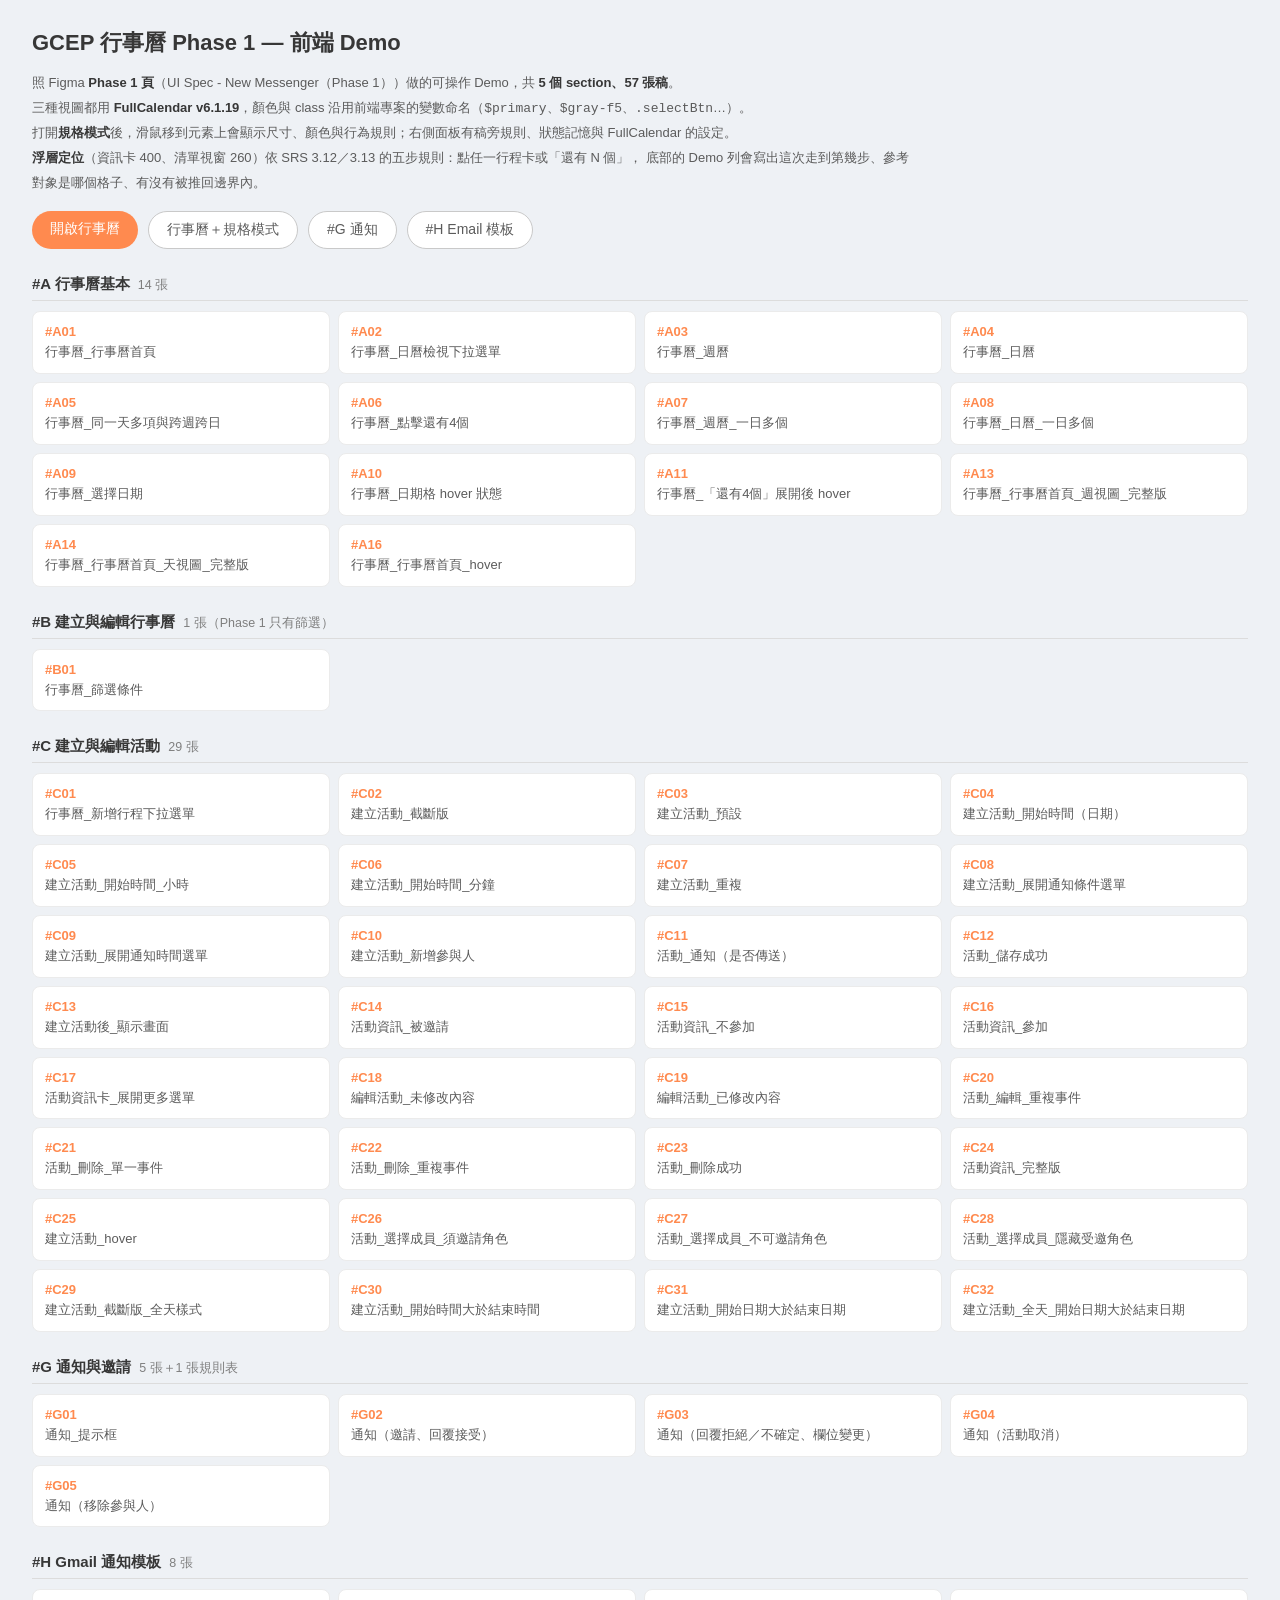
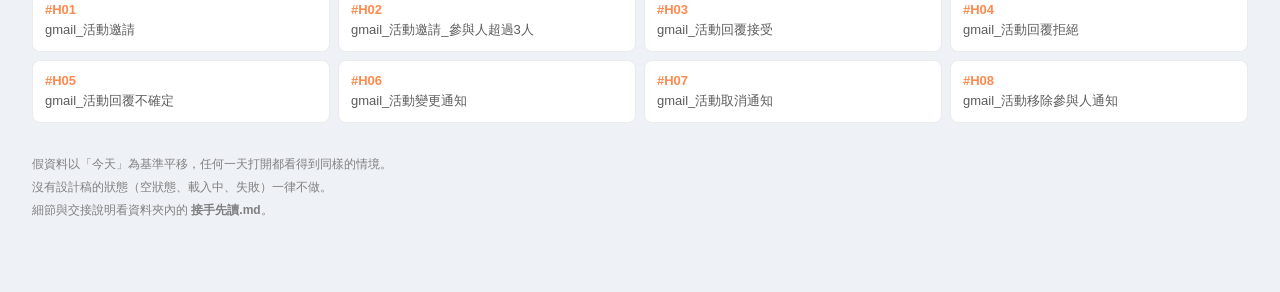
<file: index.html>
<!DOCTYPE html>
<html lang="zh-Hant">
<head>
<meta charset="utf-8">
<meta name="robots" content="noindex, nofollow">
<meta name="viewport" content="width=device-width, initial-scale=1">
<title>GCEP 行事曆 Phase 1 Demo — 稿號索引</title>
<link rel="stylesheet" href="assets/tokens.css?v=202609241746">
<style>
  * { box-sizing: border-box; }
  body { margin: 0; padding: 28px 32px 60px; background: #eef1f5; font-family: var(--font); color: var(--gray-37); }
  h1 { font-size: 22px; margin: 0 0 6px; }
  .lead { font-size: 13px; line-height: 1.9; color: var(--gray-5b); max-width: 880px; }
  .lead b { color: var(--gray-37); }
  .top { display: flex; gap: 10px; margin: 16px 0 26px; flex-wrap: wrap; }
  .top a {
    display: inline-block; padding: 9px 18px; border-radius: 999px; text-decoration: none;
    background: var(--primary); color: #fff; font-size: 14px;
  }
  .top a:hover { background: var(--positive); }
  .top a.ghost { background: #fff; color: var(--gray-5b); border: 1px solid var(--gray-c9); }
  h2 { font-size: 15px; margin: 26px 0 10px; padding-bottom: 6px; border-bottom: 1px solid var(--gray-dc); }
  h2 small { color: var(--gray-7f); font-weight: 400; margin-left: 8px; }
  .grid { display: grid; grid-template-columns: repeat(auto-fill, minmax(268px, 1fr)); gap: 8px; }
  .card {
    display: block; padding: 10px 12px; background: #fff; border: 1px solid var(--gray-eb);
    border-radius: 8px; text-decoration: none; color: inherit;
  }
  .card:hover { border-color: var(--primary); box-shadow: 0 2px 8px rgba(0,0,0,.06); }
  .card b { color: var(--primary); font-size: 13px; }
  .card span { display: block; font-size: 13px; line-height: 1.6; color: var(--gray-5b); margin-top: 2px; }
  .foot { margin-top: 30px; font-size: 12px; line-height: 1.9; color: var(--gray-7f); max-width: 880px; }
</style>
</head>
<body>

<h1>GCEP 行事曆 Phase 1 — 前端 Demo</h1>
<p class="lead">
  照 Figma <b>Phase 1 頁</b>（UI Spec - New Messenger（Phase 1））做的可操作 Demo，共 <b>5 個 section、57 張稿</b>。<br>
  三種視圖都用 <b>FullCalendar v6.1.19</b>，顏色與 class 沿用前端專案的變數命名（<code>$primary</code>、<code>$gray-f5</code>、<code>.selectBtn</code>…）。<br>
  打開<b>規格模式</b>後，滑鼠移到元素上會顯示尺寸、顏色與行為規則；右側面板有稿旁規則、狀態記憶與 FullCalendar 的設定。<br>
  <b>浮層定位</b>（資訊卡 400、清單視窗 260）依 SRS 3.12／3.13 的五步規則：點任一行程卡或「還有 N 個」，
  底部的 Demo 列會寫出這次走到第幾步、參考對象是哪個格子、有沒有被推回邊界內。
</p>

<div class="top">
  <a href="app.html">開啟行事曆</a>
  <a href="app.html?spec=1" class="ghost">行事曆＋規格模式</a>
  <a href="notify.html" class="ghost">#G 通知</a>
  <a href="mail.html" class="ghost">#H Email 模板</a>
</div>

<div id="out"></div>

<p class="foot">
  假資料以「今天」為基準平移，任何一天打開都看得到同樣的情境。<br>
  沒有設計稿的狀態（空狀態、載入中、失敗）一律不做。<br>
  細節與交接說明看資料夾內的 <b>接手先讀.md</b>。
</p>

<script src="assets/icons.js?v=202609241746"></script>
<script src="assets/spec.js?v=202609241746"></script>
<script>
(function () {
  const S = window.SPEC.SCREENS;
  const groups = [
    ['#A 行事曆基本', '14 張', /^A/, c => `app.html?s=${c}`],
    ['#B 建立與編輯行事曆', '1 張（Phase 1 只有篩選）', /^B/, c => `app.html?s=${c}`],
    ['#C 建立與編輯活動', '29 張', /^C/, c => `app.html?s=${c}`],
    ['#G 通知與邀請', '5 張＋1 張規則表', /^G/, c => c === 'G01' ? 'app.html?g01=1' : 'notify.html'],
    ['#H Gmail 通知模板', '8 張', /^H/, c => `mail.html?s=${c}`],
  ];
  document.getElementById('out').innerHTML = groups.map(([title, count, re, href]) => {
    const items = Object.entries(S).filter(([c]) => re.test(c));
    return `<h2>${title}<small>${count}</small></h2><div class="grid">` +
      items.map(([c, v]) => `<a class="card" href="${href(c)}"><b>#${c}</b><span>${v.name}</span></a>`).join('') +
      '</div>';
  }).join('');
})();
</script>
</body>
</html>
</file>
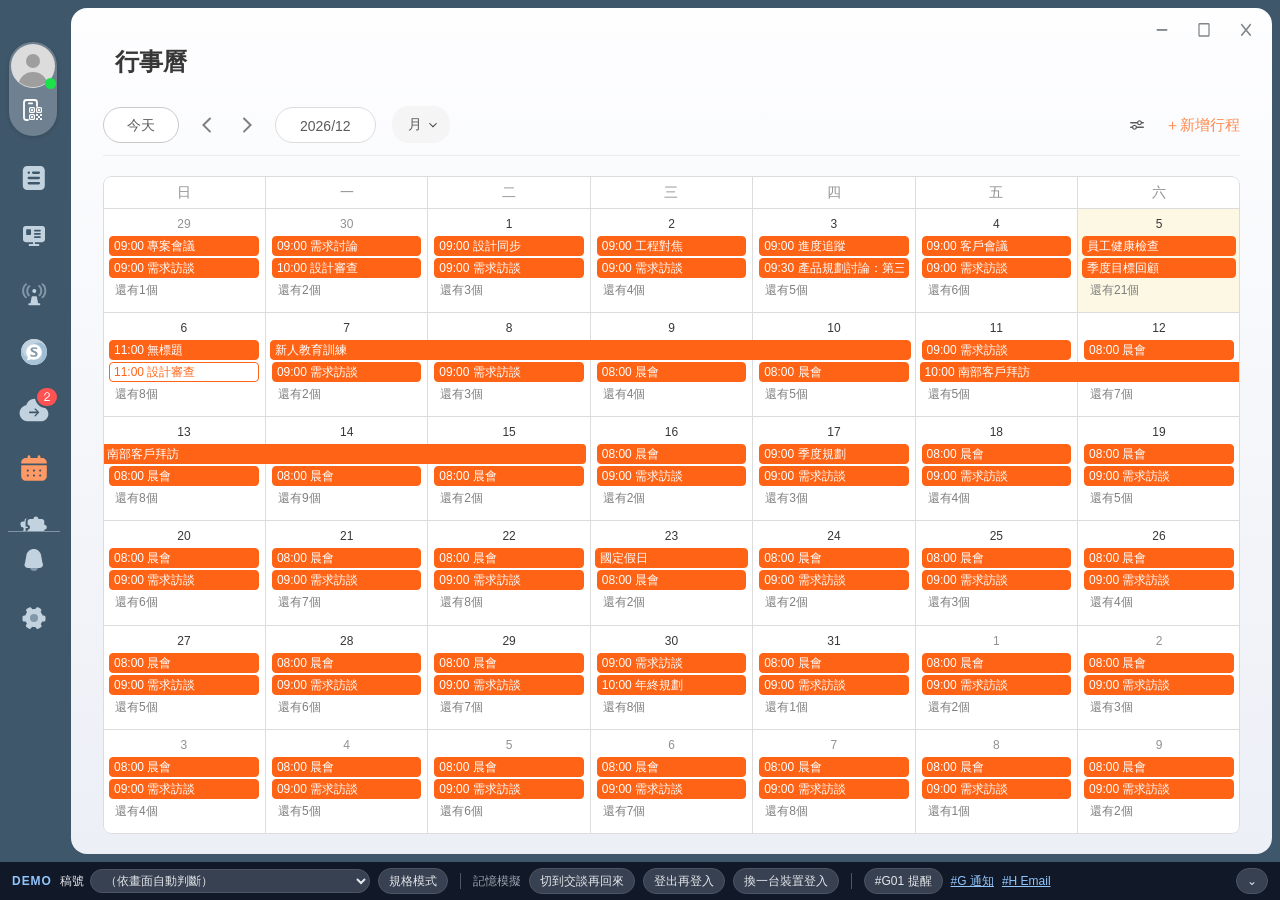
<file: app.html>
<!DOCTYPE html>
<html lang="zh-Hant">
<head>
<meta charset="utf-8">
<meta name="robots" content="noindex, nofollow">
<meta name="viewport" content="width=device-width, initial-scale=1">
<title>GCEP 行事曆 Phase 1 Demo</title>
<!-- FullCalendar v6.1.19（Standard Bundle，含 interaction）放在本機，離線也能開 -->
<script src="assets/fullcalendar.min.js?v=202609241746"></script>
<script src="assets/fullcalendar-locales.min.js?v=202609241746"></script>
<link rel="stylesheet" href="assets/tokens.css?v=202609241746">
<link rel="stylesheet" href="assets/app.css?v=202609241746">
<link rel="stylesheet" href="assets/forms.css?v=202609241746">
</head>
<body>

<div class="shell" id="shell">

  <!-- ═══ 左側導覽列（New Messenger 共用元件，不在行事曆交付範圍） ═══ -->
  <nav class="nav" id="nav"></nav>

  <!-- ═══ Main Content ═══ -->
  <main class="main" id="main" data-spec="main">
    <div class="win-ctrl" data-spec="winctrl">
      <span id="wcMin"></span><span id="wcMax"></span><span id="wcClose"></span>
    </div>

    <header class="head">
      <div class="title-box"><h1 class="title" data-spec="title">行事曆</h1></div>

      <div class="datenav" id="datenav">
        <div class="datenav-row" id="datenavRow">
          <div class="grp grp-a">
            <button class="date-chip chip-today" id="btnToday" data-spec="today">今天</button>
            <button class="round-btn" id="btnPrev" data-spec="arrow" aria-label="上一個"></button>
            <button class="round-btn" id="btnNext" data-spec="arrow" aria-label="下一個"></button>
          </div>
          <div class="grp grp-b">
            <div class="anchor">
              <button class="date-chip chip-date" id="btnDate" data-spec="date">2025/08</button>
              <!-- #A09 Date Picker -->
              <div class="dp" id="dp" hidden data-spec="dp">
                <div class="dp-head">
                  <button class="dp-arrow" id="dpPrev" aria-label="上個月"></button>
                  <span class="dp-title" id="dpTitle"></span>
                  <button class="dp-arrow is-next" id="dpNext" aria-label="下個月"></button>
                </div>
                <div class="dp-grid" id="dpGrid"></div>
              </div>
            </div>
            <div class="anchor">
              <button class="selectBtn view-sel" id="btnView" data-spec="viewsel">
                <span id="viewLabel">月</span><i id="viewCaret"></i>
              </button>
              <!-- #A02 檢視下拉選單 -->
              <div class="menu view-menu" id="viewMenu" hidden data-spec="viewmenu">
                <button data-v="day">天</button>
                <button data-v="week">週</button>
                <button data-v="month">月</button>
              </div>
            </div>
          </div>
          <div class="grp actions">
            <div class="anchor">
              <button class="round-btn filter-btn" id="btnFilter" data-spec="filterbtn" aria-label="篩選"></button>
              <!-- #B01 篩選清單 -->
              <div class="menu filter-menu" id="filterMenu" hidden data-spec="filtermenu">
                <div class="fm-group" data-spec="fmgroup">我的行事曆</div>
                <button class="fm-item" id="fmItem" data-spec="fmitem">
                  <i class="fm-check" id="fmCheck"></i>
                  <span class="fm-name" id="fmName"></span>
                </button>
              </div>
            </div>
            <div class="anchor">
              <button class="flatBtn add-btn" id="btnAdd" data-spec="add">＋新增行程</button>
              <!-- #C01 新增行程下拉選單 -->
              <div class="add-menu" id="addMenu" hidden data-spec="addmenu">
                <button data-kind="event">活動</button>
              </div>
            </div>
          </div>
        </div>
        <div class="divider" data-spec="divider"></div>
      </div>
    </header>

    <div class="cal-area" id="calArea">
      <div id="cal"></div>
      <!-- 週／日視圖：時間格外框（axis 在框外，所以框線另外畫） -->
      <div class="tg-frame" id="tgFrame" hidden></div>
      <!-- #A06 當日完整行程清單 -->
      <div class="pop" id="pop" hidden data-spec="pop">
        <div class="pop-head">
          <span class="pop-title" id="popTitle"></span>
          <button class="pop-close" id="popClose" aria-label="關閉"></button>
        </div>
        <div class="pop-list" id="popList"></div>
      </div>
    </div>

    <!-- #G01 通知_提示框（行程開始前／截止前的提醒） -->
    <div class="remind" id="remind" hidden data-spec="remind">
      <p id="remindText"></p>
      <div class="acts">
        <button class="btn btn-cancel" id="remindCancel">取消</button>
        <button class="btn btn-primary" id="remindGo">前往查看</button>
      </div>
    </div>

    <!-- Demo：離開行事曆時的佔位畫面（不是產品畫面） -->
    <div class="left-cover" id="leftCover" hidden>
      <div class="lc-box">
        <b>（Demo）已切換到其他模組</b>
        <p>點左側的行事曆 icon 回到行事曆，<br>看「檢視模式」與「日期」怎麼被記住。</p>
      </div>
    </div>
  </main>

  <!-- ═══ 規格模式面板（Demo 專用） ═══ -->
  <aside class="spec-panel" id="specPanel" hidden></aside>
</div>

<!-- ═══ Demo 控制列（不是產品畫面） ═══ -->
<div class="demobar" id="demobar">
  <span class="db-tag">DEMO</span>
  <label class="db-field">稿號
    <select id="dbScreen"></select>
  </label>
  <button id="dbSpec" aria-pressed="false">規格模式</button>
  <span class="db-sep"></span>
  <span class="db-label">記憶模擬</span>
  <button id="dbLeave" title="切到其他模組再回來">切到交談再回來</button>
  <button id="dbRelogin">登出再登入</button>
  <button id="dbDevice">換一台裝置登入</button>
  <span class="db-sep"></span>
  <button id="dbRemind">#G01 提醒</button>
  <a class="db-label" href="notify.html" style="color:#93c5fd">#G 通知</a>
  <a class="db-label" href="mail.html" style="color:#93c5fd">#H Email</a>
  <span class="db-msg" id="dbMsg"></span>
  <button class="db-fold" id="dbFold" title="收合 Demo 列">⌄</button>
</div>

<div class="hover-tip" id="hoverTip" hidden></div>

<script src="assets/icons.js?v=202609241746"></script>
<script src="assets/position.js?v=202609241746"></script>
<script src="assets/data.js?v=202609241746"></script>
<script src="assets/spec.js?v=202609241746"></script>
<script src="assets/forms.js?v=202609241746"></script>
<script src="assets/app.js?v=202609241746"></script>
</body>
</html>
</file>
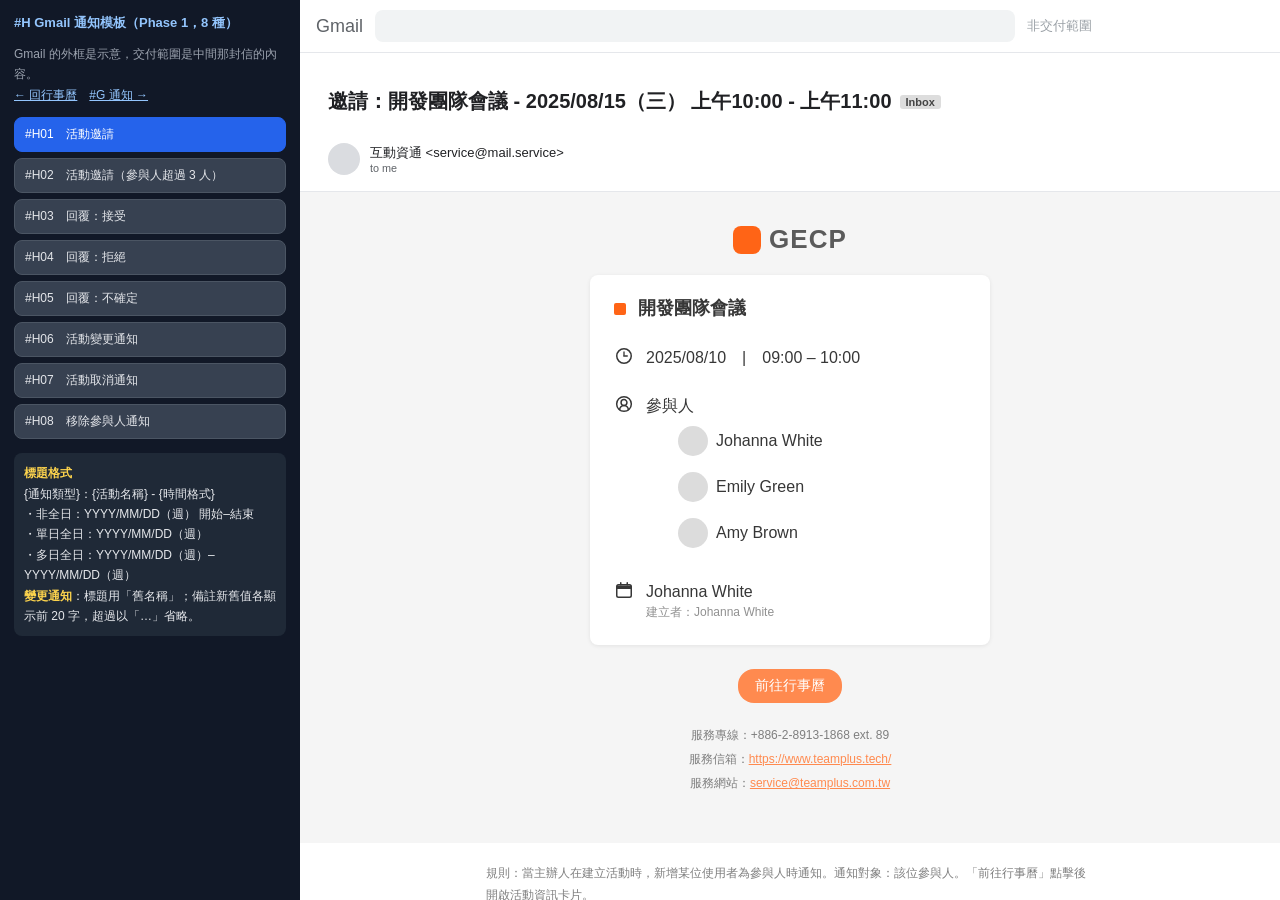
<file: mail.html>
<!DOCTYPE html>
<html lang="zh-Hant">
<head>
<meta charset="utf-8">
<meta name="robots" content="noindex, nofollow">
<meta name="viewport" content="width=device-width, initial-scale=1">
<title>GCEP 行事曆 Phase 1 Demo — #H Gmail 通知模板</title>
<link rel="stylesheet" href="assets/tokens.css?v=202609241746">
<style>
  * { box-sizing: border-box; }
  body { margin: 0; font-family: var(--font); color: var(--gray-37); background: #eef1f5; display: flex; height: 100vh; overflow: hidden; }

  /* 左：模板清單（Demo 控制，不是產品畫面） */
  .side { flex: 0 0 300px; background: #111827; color: #e5e7eb; padding: 14px; overflow-y: auto; font-size: 12px; }
  .side h1 { font-size: 13px; color: #93c5fd; margin: 0 0 4px; }
  .side .hint { color: #9ca3af; line-height: 1.7; }
  .side a { color: #93c5fd; }
  .side button {
    display: block; width: 100%; text-align: left; margin-top: 6px; padding: 8px 10px;
    background: #374151; border: 1px solid #4b5563; border-radius: 8px; color: #e5e7eb; font: inherit; cursor: pointer;
  }
  .side button:hover { background: #4b5563; }
  .side button[aria-pressed="true"] { background: #2563eb; border-color: #2563eb; color: #fff; }
  .side .rule { margin-top: 14px; padding: 10px; background: #1f2937; border-radius: 8px; line-height: 1.7; }
  .side .rule b { color: #fcd34d; }

  /* 右：Gmail 畫面（Gmail 外框非交付範圍，用灰階示意） */
  .mail { flex: 1; min-width: 0; overflow-y: auto; background: #fff; }
  .gmail-bar { display: flex; align-items: center; gap: 12px; padding: 10px 16px; border-bottom: 1px solid #e5e7eb; color: #9aa0a6; font-size: 13px; }
  .gmail-bar .logo { font-size: 18px; color: #5f6368; font-weight: 500; }
  .gmail-bar .sbox { flex: 1; max-width: 640px; height: 32px; background: #f1f3f4; border-radius: 8px; }
  .subject { padding: 18px 28px 4px; font-size: 20px; color: #202124; }
  .subject .tag { font-size: 11px; background: #ddd; color: #444; border-radius: 3px; padding: 1px 6px; margin-left: 8px; vertical-align: middle; }
  .sender { display: flex; align-items: center; gap: 10px; padding: 8px 28px 16px; border-bottom: 1px solid #e5e7eb; }
  .sender .ava { width: 32px; height: 32px; border-radius: 50%; background: #dadce0; }
  .sender .who { font-size: 13px; color: #202124; }
  .sender .who small { color: #5f6368; display: block; }

  /* 郵件內容（#H 的交付範圍） */
  .mail-body { background: var(--gray-f5); padding: 32px 0 48px; }
  .brand { text-align: center; margin-bottom: 20px; font-size: 26px; font-weight: 700; color: var(--gray-5b); letter-spacing: .04em; }
  .brand .dot { display: inline-block; width: 28px; height: 28px; border-radius: 8px; background: var(--positive); margin-right: 8px; vertical-align: -6px; }
  .mail-card {
    width: 400px; margin: 0 auto; background: var(--white); border-radius: 8px; padding: 8px 16px 12px;
    box-shadow: 0 1px 4px rgba(0,0,0,.08);
  }
  .mail-msg { width: 400px; margin: 0 auto; background: var(--white); border-radius: 8px; padding: 20px 16px; font-size: 14px; line-height: 1.9; color: var(--gray-37); white-space: pre-wrap; }
  .mail-row { display: flex; gap: 12px; padding: 12px 8px; }
  .mail-row .ic { flex: 0 0 20px; line-height: 0; }
  .mail-row .tx { font-size: 16px; line-height: 24px; color: var(--gray-37); }
  .mail-row .sub { font-size: 12px; line-height: 17px; color: var(--gray-91); }
  .mail-title { display: flex; align-items: center; gap: 12px; padding: 12px 8px; }
  .mail-title .sq { width: 12px; height: 12px; border-radius: 2px; background: var(--cal-01); }
  .mail-title h2 { margin: 0; font-size: 18px; line-height: 27px; font-weight: 600; }
  .who-row { display: flex; align-items: center; gap: 8px; padding: 8px 0 8px 32px; }
  .who-row .pic { width: 30px; height: 30px; border-radius: 50%; background: #dcdcdc; }
  .who-row .nm { font-size: 16px; color: var(--gray-37); }
  .more-people { margin: 4px 0 0 32px; font-size: 14px; color: var(--primary); }
  .cta { display: block; width: 104px; margin: 24px auto 20px; padding: 8px 16px; text-align: center;
    background: var(--primary); color: var(--white); border-radius: 16px; font-size: 14px; text-decoration: none; }
  .foot { text-align: center; font-size: 12px; line-height: 2; color: var(--gray-7f); }
  .foot a { color: var(--primary); }
  .note-line { max-width: 640px; margin: 20px auto 0; padding: 0 16px; font-size: 12px; line-height: 1.8; color: var(--gray-7f); }
</style>
</head>
<body>

<aside class="side">
  <h1>#H Gmail 通知模板（Phase 1，8 種）</h1>
  <p class="hint">Gmail 的外框是示意，交付範圍是中間那封信的內容。<br>
    <a href="app.html">← 回行事曆</a>　<a href="notify.html">#G 通知 →</a></p>
  <div id="list"></div>
  <div class="rule">
    <b>標題格式</b><br>{通知類型}：{活動名稱} - {時間格式}<br>
    ・非全日：YYYY/MM/DD（週） 開始–結束<br>
    ・單日全日：YYYY/MM/DD（週）<br>
    ・多日全日：YYYY/MM/DD（週）–YYYY/MM/DD（週）<br>
    <b>變更通知</b>：標題用「舊名稱」；備註新舊值各顯示前 20 字，超過以「…」省略。
  </div>
</aside>

<main class="mail">
  <div class="gmail-bar"><span class="logo">Gmail</span><span class="sbox"></span><span>非交付範圍</span></div>
  <h2 class="subject" id="subject"></h2>
  <div class="sender">
    <span class="ava"></span>
    <span class="who">互動資通 &lt;service@mail.service&gt;<small>to me</small></span>
  </div>
  <div class="mail-body">
    <div class="brand"><span class="dot"></span>GECP</div>
    <div id="content"></div>
    <a class="cta" href="app.html?open=info">前往行事曆</a>
    <div class="foot">
      服務專線：+886-2-8913-1868 ext. 89<br>
      服務信箱：<a href="#">https://www.teamplus.tech/</a><br>
      服務網站：<a href="#">service@teamplus.com.tw</a>
    </div>
  </div>
  <p class="note-line" id="ruleLine"></p>
</main>

<script src="assets/icons.js?v=202609241746"></script>
<script>
(function () {
  const $ = id => document.getElementById(id);
  const I = window.ICONS;
  const EV = { name: '開發團隊會議', date: '2025/08/15（三）', time: '上午10:00 - 上午11:00',
               d: '2025/08/10', t: '09:00 – 10:00', owner: 'Johanna White' };

  const card = (people, showMore) => `
    <div class="mail-card">
      <div class="mail-title"><span class="sq"></span><h2>${EV.name}</h2></div>
      <div class="mail-row"><span class="ic">${I.clock}</span><span class="tx">${EV.d}　|　${EV.t}</span></div>
      <div class="mail-row"><span class="ic">${I.user}</span><span class="tx">參與人
        ${people.map(n => `<div class="who-row"><span class="pic"></span><span class="nm">${n}</span></div>`).join('')}
        ${showMore ? '<div class="more-people">前往查看所有參與人</div>' : ''}
      </span></div>
      <div class="mail-row"><span class="ic">${I.calIcon}</span><span class="tx">${EV.owner}
        <div class="sub">建立者：${EV.owner}</div></span></div>
    </div>`;
  const msg = text => `<div class="mail-msg">${text}\n\n@ProjectName服務團隊 致敬</div>`;

  const T = {
    H01: { name: '活動邀請', subject: `邀請：${EV.name} - ${EV.date} ${EV.time}`,
      body: () => card(['Johanna White', 'Emily Green', 'Amy Brown'], false),
      rule: '當主辦人在建立活動時，新增某位使用者為參與人時通知。通知對象：該位參與人。「前往行事曆」點擊後開啟活動資訊卡片。' },
    H02: { name: '活動邀請（參與人超過 3 人）', subject: `邀請：${EV.name} - ${EV.date} ${EV.time}`,
      body: () => card(['Johanna White', 'Emily Green', 'Amy Brown'], true),
      rule: '參與人超過 3 人時，卡片只列 3 位並顯示「前往查看所有參與人」，點擊後開啟活動資訊卡片。' },
    H03: { name: '回覆：接受', subject: `已接受：{活動名稱} - ${EV.date} ${EV.time}`,
      body: () => msg('您建立的活動「{活動名稱}」，參與人 {參與人} 已接受邀請。'),
      rule: '當參與人對活動邀請回覆「接受」時通知。通知對象：活動主辦人。' },
    H04: { name: '回覆：拒絕', subject: `已拒絕：{活動名稱} - ${EV.date} ${EV.time}`,
      body: () => msg('您建立的活動「{活動名稱}」，參與人 {參與人} 已拒絕邀請。'),
      rule: '當參與人對活動邀請回覆「拒絕」時通知。通知對象：活動主辦人。' },
    H05: { name: '回覆：不確定', subject: `不確定：{活動名稱} - ${EV.date} ${EV.time}`,
      body: () => msg('您建立的活動「{活動名稱}」，參與人 {參與人} 已回覆「不確定」。'),
      rule: '當參與人對活動邀請回覆「不確定」時通知。通知對象：活動主辦人。' },
    H06: { name: '活動變更通知', subject: `活動更新：{活動名稱} - ${EV.date} ${EV.time}`,
      body: () => msg('活動「{活動名稱}」已更新。\n\n變更項目：\n活動名稱：專案討論 → 專案 Kickoff\n起始時間：14:00 → 15:00\n地點：會議室 A → 會議室 C\n參與人：新增 Emily Green\n參與人：移除 Amy Brown\n通知：開始前 30 分鐘 → 15 分鐘\n備註：線框稿是產品的基本雛形，呈現出…→ 優秀的 UI 設計稿，其價值不僅在於…\n\n編輯者：{操作者}'),
      rule: '只顯示有變動的欄位；新增／刪除寫成「新增 {項目}」「刪除 {項目}」。標題用變更前的舊活動名稱。備註新舊值各顯示前 20 字，超過以「…」省略。' },
    H07: { name: '活動取消通知', subject: `活動取消通知：{活動名稱} - ${EV.date} ${EV.time}`,
      body: () => msg('活動「{活動名稱}」已取消並從您的行事曆中移除。'),
      rule: '當操作者刪除活動時通知。通知對象：所有該活動的參與人（含主辦人），操作者除外。' },
    H08: { name: '移除參與人通知', subject: `移除通知：{活動名稱} - ${EV.date} ${EV.time}`,
      body: () => msg('{操作者} 已將您從活動「{活動名稱}」的參與人中移除，此活動已從您的行事曆中移除。'),
      rule: '當某位參與人從活動的參與人欄位移除時通知。通知對象：被移除的該位參與人。可執行移除的人：活動主辦人，以及該行事曆的建立者與可編輯者。' },
  };

  $('list').innerHTML = Object.entries(T).map(([k, v]) => `<button data-k="${k}">#${k}　${v.name}</button>`).join('');
  function show(k) {
    const t = T[k];
    $('subject').innerHTML = t.subject + '<span class="tag">Inbox</span>';
    $('content').innerHTML = t.body();
    $('ruleLine').textContent = '規則：' + t.rule;
    document.querySelectorAll('#list button').forEach(b => b.setAttribute('aria-pressed', String(b.dataset.k === k)));
    history.replaceState(null, '', '?s=' + k);
  }
  $('list').onclick = e => { const b = e.target.closest('button'); if (b) show(b.dataset.k); };
  const q = (new URLSearchParams(location.search).get('s') || 'H01').toUpperCase();
  show(T[q] ? q : 'H01');
})();
</script>
</body>
</html>
</file>
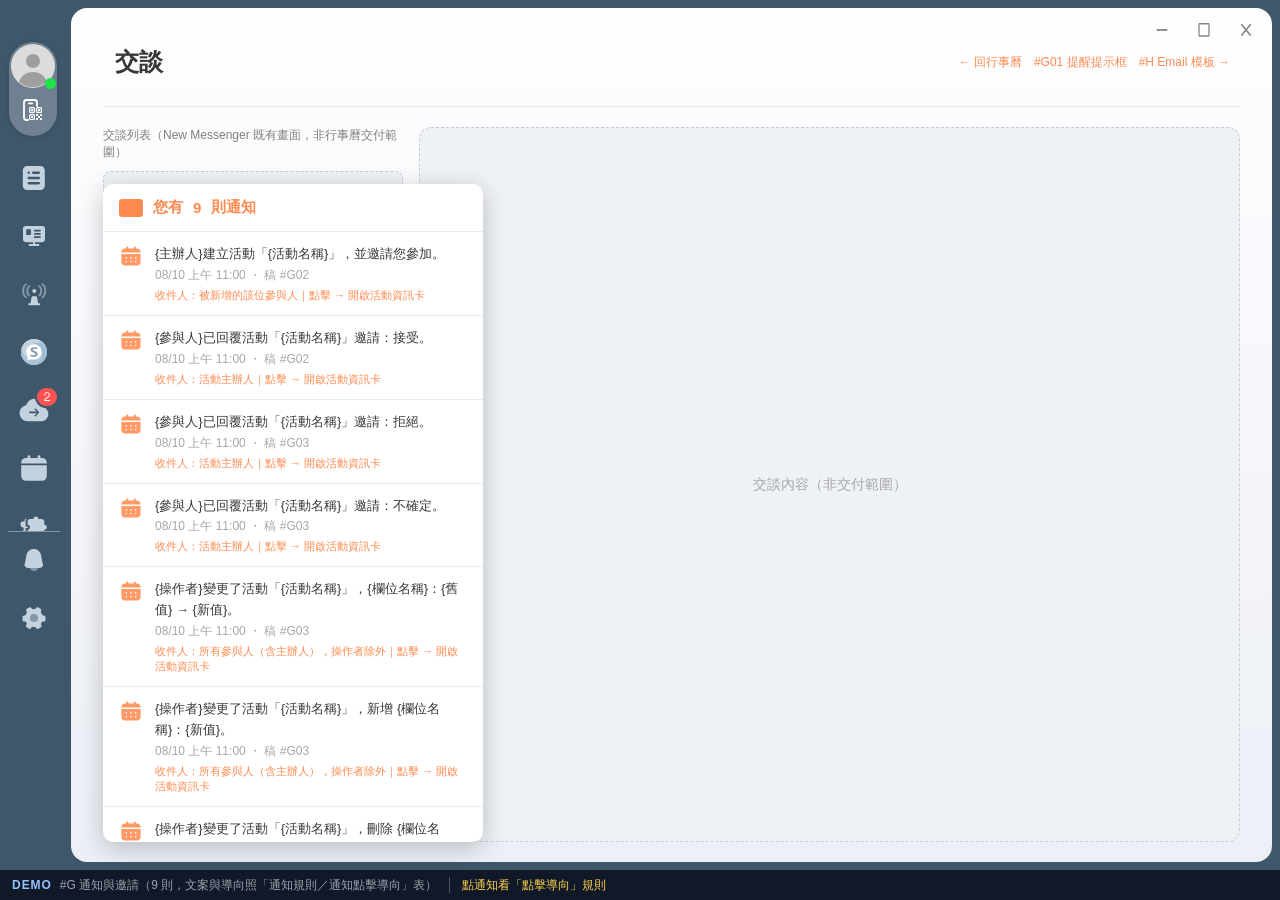
<file: notify.html>
<!DOCTYPE html>
<html lang="zh-Hant">
<head>
<meta charset="utf-8">
<meta name="robots" content="noindex, nofollow">
<meta name="viewport" content="width=device-width, initial-scale=1">
<title>GCEP 行事曆 Phase 1 Demo — #G 通知</title>
<link rel="stylesheet" href="assets/tokens.css?v=202609241746">
<link rel="stylesheet" href="assets/app.css?v=202609241746">
<link rel="stylesheet" href="assets/forms.css?v=202609241746">
<style>
  /* #G02～#G05：通知清單。左側交談列表是 New Messenger 既有畫面，不在行事曆交付範圍，用灰塊示意 */
  .msg-wrap { display: flex; gap: 16px; height: 100%; min-height: 0; }
  .msg-list { flex: 0 0 300px; display: flex; flex-direction: column; gap: 10px; }
  .msg-list .ph { height: 64px; border-radius: 8px; background: #eef1f5; border: 1px dashed #c9ced6; }
  .msg-list .cap { font-size: 12px; color: var(--gray-7f); }
  .msg-body { flex: 1; min-width: 0; display: grid; place-items: center; color: var(--gray-a7); font-size: 14px;
    border-radius: 12px; background: #eef1f5; border: 1px dashed #c9ced6; }

  /* 通知面板（稿上是浮在交談列表上的面板） */
  .noti {
    position: absolute; left: 0; bottom: 0; width: 380px; max-height: 92%;
    display: flex; flex-direction: column;
    background: var(--white); border-radius: 10px; box-shadow: 0 6px 24px rgba(0, 0, 0, .22);
    overflow: hidden;
  }
  .noti-head { display: flex; align-items: center; gap: 10px; padding: 14px 16px; font-size: 15px; font-weight: 600; color: var(--primary); }
  .noti-head .env { width: 24px; height: 18px; border-radius: 3px; background: var(--primary); }
  .noti-list { overflow-y: auto; }
  .noti-item { display: flex; gap: 12px; padding: 12px 16px; width: 100%; text-align: left; border-top: 1px solid var(--gray-eb); cursor: pointer; background: none; border-left: 0; border-right: 0; border-bottom: 0; font: inherit; }
  .noti-item:hover { background: var(--gray-f5); }
  .noti-item .ic { flex: 0 0 24px; line-height: 0; }
  .noti-item .tx { font-size: 13px; line-height: 1.6; color: var(--gray-37); }
  .noti-item .time { font-size: 12px; color: var(--gray-a7); margin-top: 2px; }
  .noti-item .goto { font-size: 11px; color: var(--primary); margin-top: 4px; }
  .noti-item.only .goto { color: var(--gray-7f); }
  .page-nav { display: flex; gap: 12px; margin-left: auto; font-size: 12px; align-items: center; }
  .page-nav a { color: var(--primary); text-decoration: none; }
</style>
</head>
<body>

<div class="shell" id="shell">
  <nav class="nav" id="nav"></nav>

  <main class="main" id="main" data-spec="main">
    <div class="win-ctrl" data-spec="winctrl"><span id="wcMin"></span><span id="wcMax"></span><span id="wcClose"></span></div>

    <header class="head">
      <div class="title-box" style="display:flex;align-items:center;gap:16px;width:100%">
        <h1 class="title">交談</h1>
        <span class="page-nav">
          <a href="app.html">← 回行事曆</a>
          <a href="app.html?g01=1">#G01 提醒提示框</a>
          <a href="mail.html">#H Email 模板 →</a>
        </span>
      </div>
      <div class="divider"></div>
    </header>

    <div class="cal-area">
      <div class="msg-wrap">
        <div class="msg-list">
          <span class="cap">交談列表（New Messenger 既有畫面，非行事曆交付範圍）</span>
          <div class="ph"></div><div class="ph"></div><div class="ph"></div><div class="ph"></div>
        </div>
        <div class="msg-body">交談內容（非交付範圍）</div>
      </div>

      <!-- #G02～#G05 通知清單 -->
      <div class="noti" data-spec="noti">
        <div class="noti-head"><span class="env"></span>您有 <span id="notiCount">9</span> 則通知</div>
        <div class="noti-list" id="notiList"></div>
      </div>
    </div>
  </main>
</div>

<div class="demobar" id="demobar">
  <span class="db-tag">DEMO</span>
  <span class="db-label">#G 通知與邀請（9 則，文案與導向照「通知規則／通知點擊導向」表）</span>
  <span class="db-sep"></span>
  <span class="db-msg" id="dbMsg">點通知看「點擊導向」規則</span>
</div>

<script src="assets/icons.js?v=202609241746"></script>
<script src="assets/data.js?v=202609241746"></script>
<script>
(function () {
  const $ = id => document.getElementById(id);
  const I = window.ICONS;

  /* 左側導覽列（與行事曆頁共用） */
  const nav = [['wall', I.navWall], ['ann', I.navAnn], ['superhub', I.navSuperhub], ['safesay', I.navSafeSay],
               ['app', I.navAppCenter], ['calendar', I.navCalendar], ['ext', I.navExtension]];
  $('nav').innerHTML = '<div class="user-area"></div>' +
    `<div class="avatar">${I.avatar}</div><div class="online"></div><div class="qr">${I.qr}</div>` +
    `<div class="nav-list">${nav.map(([k, s]) => `<div class="nav-ic ${k}" data-mod="${k}">${s}</div>`).join('')}</div>` +
    `<div class="nav-list bottom"><div class="nav-ic">${I.navNotify}</div><div class="nav-ic">${I.navSettings}</div></div>`;
  $('nav').onclick = e => { if (e.target.closest('.nav-ic.calendar')) location.href = 'app.html'; };
  $('wcMin').innerHTML = I.wcMin; $('wcMax').innerHTML = I.wcMax; $('wcClose').innerHTML = I.wcClose;

  /* 9 則通知：文案、收件人與導向完全照「#G 通知規則 / 通知點擊導向」那張表 */
  const N = [
    { s: 'G02', t: '{主辦人}建立活動「{活動名稱}」，並邀請您參加。', to: '被新增的該位參與人', act: 'card' },
    { s: 'G02', t: '{參與人}已回覆活動「{活動名稱}」邀請：接受。', to: '活動主辦人', act: 'card' },
    { s: 'G03', t: '{參與人}已回覆活動「{活動名稱}」邀請：拒絕。', to: '活動主辦人', act: 'card' },
    { s: 'G03', t: '{參與人}已回覆活動「{活動名稱}」邀請：不確定。', to: '活動主辦人', act: 'card' },
    { s: 'G03', t: '{操作者}變更了活動「{活動名稱}」，{欄位名稱}：{舊值} → {新值}。', to: '所有參與人（含主辦人），操作者除外', act: 'card' },
    { s: 'G03', t: '{操作者}變更了活動「{活動名稱}」，新增 {欄位名稱}：{新值}。', to: '所有參與人（含主辦人），操作者除外', act: 'card' },
    { s: 'G03', t: '{操作者}變更了活動「{活動名稱}」，刪除 {欄位名稱}：{舊值}。', to: '所有參與人（含主辦人），操作者除外', act: 'card' },
    { s: 'G04', t: '活動「{活動名稱}」已取消並從您的行事曆中移除。', to: '所有參與人（含主辦人），操作者除外', act: 'only' },
    { s: 'G05', t: '{操作者}已將您從活動「{活動名稱}」的參與人中移除。', to: '被移除的該位參與人', act: 'only' },
  ];
  const calIcon = I.navCalendarActive.replace('width="32" height="32"', 'width="24" height="24"');
  $('notiCount').textContent = N.length;
  $('notiList').innerHTML = N.map((n, i) => `
    <button class="noti-item ${n.act === 'only' ? 'only' : ''}" data-i="${i}">
      <span class="ic">${calIcon}</span>
      <span><span class="tx">${n.t}</span>
        <div class="time">08/10 上午 11:00 ・ 稿 #${n.s}</div>
        <div class="goto">收件人：${n.to}｜點擊 → ${n.act === 'card' ? '開啟活動資訊卡' : '僅通知，不導向'}</div>
      </span></button>`).join('');

  $('notiList').onclick = e => {
    const b = e.target.closest('.noti-item'); if (!b) return;
    const n = N[+b.dataset.i];
    if (n.act === 'card') {
      $('dbMsg').textContent = `#${n.s}：開啟活動資訊卡 → 轉到行事曆頁`;
      setTimeout(() => location.href = 'app.html?open=info', 400);
    } else {
      $('dbMsg').textContent = `#${n.s}：僅通知，不導向。目標已不存在時通知仍保留在列表中，不自動移除`;
    }
  };
})();
</script>
</body>
</html>
</file>
<file: assets/tokens.css>
/* GCEP 行事曆 Phase 1 Demo — Token
 *
 * 命名規則：
 *   --primary、--gray-f5 …  ＝ 前端專案 quasar.variables.scss 的同名變數（$primary、$gray-f5）
 *   --cal-*                  ＝ Figma「GCEP Calendar」collection 的 color/cal/*、size/*、radius/*
 *   --gap-*                  ＝ ⚠️ Figma 與 quasar 都沒有的值（設計系統缺口，規格模式會標出來）
 *
 * 實作時：顏色一律用 $xxx 變數（tpColor 包過才能換主題），不要抄這裡的色碼。
 */
:root {
  /* ── quasar.variables.scss ── */
  --primary: #ff8a4f;        /* $primary */
  --positive: #ff6416;       /* $positive */
  --white: #ffffff;          /* $white */
  --negative: #ff5252;       /* $negative */
  --orange-9965: #ff9965;    /* $orange-9965 主導覽列 active icon */
  --dark-blue: #3f576a;      /* $dark-blue 視窗外殼 */
  --unread-badge: #ff5252;   /* $unread-badge */
  --gray-f5: #f5f5f5;
  --gray-eb: #ebebeb;
  --gray-dc: #dcdcdc;
  --gray-c9: #c9c9c9;
  --gray-a7: #a7a7a7;
  --gray-91: #919191;
  --gray-7f: #7f7f7f;
  --gray-5b: #5b5b5b;
  --gray-37: #373737;
  --gray-ba: #c2d2de;        /* $gray-ba 側邊導覽 */
  --black: #000000;
  --bg-gradient: linear-gradient(#fefeff, #eceff6);   /* $bg-gradient */

  /* ── Figma GCEP Calendar ── */
  --cal-01: #ff6416;               /* color/cal/01 —— Phase 1 個人行事曆的顏色 */
  --cal-day-cell-height: 100px;    /* size/day-cell-height */
  --cal-day-card-height: 20px;     /* size/day-card-height */
  --cal-radius-day-card: 4px;      /* radius/day-card */
  --cal-radius-pill: 17px;         /* radius/pill */
  --cal-radius-menu: 6px;          /* radius/menu */
  --cal-radius-modal: 8px;         /* radius/modal（下拉、清單視窗外框同為 8） */
  --cal-menu-row-height: 33px;     /* size/menu-row-height */

  /* ── ⚠️ 設計系統缺口：稿上有、變數表沒有 ── */
  --gap-today-bg: #fcf8e3;                 /* 今日淡黃底（#A01 Day 元件） */
  --gap-hover-overlay: rgba(0, 0, 0, .1);  /* 實心卡片 hover 疊色（#A10 筆記） */
  --gap-hover-soft: rgba(0, 0, 0, .05);    /* 圓形 icon 按鈕 hover（#A16 筆記） */
  --gap-shadow-pop: 0 1px 4px rgba(0, 0, 0, .2);  /* 下拉／清單視窗陰影 */
  --err-field-bg: #ffe5d9;                 /* 欄位錯誤底色（#C30／#C31） */
  --err-text: #ff5040;                     /* 錯誤訊息文字（#C30／#C31） */

  /* ── 版面（量自 #A01） ── */
  --shell-pad-top: 42px;
  --main-pad: 30px 32px 20px 32px;   /* 09-17 已統一：Main Content padding */
  --main-radius: 16px;
  --time-axis-w: 40px;               /* #A03 筆記：左側時間軸固定 40px */
  --slot-h: 44px;                    /* 週／日視圖一小時一格 */
  --font: "PingFang TC", "Noto Sans TC", "Microsoft JhengHei", sans-serif;
}
</file>
<file: assets/app.css>
/* GCEP 行事曆 Phase 1 Demo — 版面與元件樣式
 * 數值全部量自 Figma Phase 1 頁（#A01～#A16、#B01），token 定義在 tokens.css。
 */
* { box-sizing: border-box; }
html, body { height: 100%; }
body {
  margin: 0;
  font-family: var(--font);
  color: var(--gray-37);
  background: var(--dark-blue);
  min-width: 800px;                 /* 頁面最小寬度（2026-09-21 定案，工程師既有規範） */
  display: flex;
  flex-direction: column;
  overflow: hidden;                 /* 網頁本身不捲，只有行事曆內部捲 */
  -webkit-font-smoothing: antialiased;
}
button { font: inherit; color: inherit; background: none; border: 0; padding: 0; cursor: pointer; }
[hidden] { display: none !important; }

/* ═════════ 外框 ═════════ */
.shell {
  flex: 1;
  min-height: 0;
  display: flex;
  padding: 8px 8px 8px 0;
}

/* ── 左側導覽列（位置照 #A01 量） ── */
.nav { position: relative; flex: 0 0 71px; overflow: hidden; }   /* 視窗拉矮時不撐高網頁 */
.nav .user-area {
  position: absolute; left: 9px; top: 34px; width: 48px; height: 94px;
  border-radius: 24px; background: rgba(255, 255, 255, .25);
  box-shadow: 0 1px 4px rgba(0, 0, 0, .15);
}
.nav .avatar { position: absolute; left: 11px; top: 36px; width: 44px; height: 44px; }
.nav .avatar svg { display: block; }
.nav .online { position: absolute; left: 45px; top: 70px; width: 11px; height: 11px; border-radius: 50%; background: #1ce249; }
.nav .qr { position: absolute; left: 21px; top: 90px; line-height: 0; }
.nav .nav-list {
  position: absolute; left: 8px; top: 128px; width: 52px; height: 396px;
  padding: 26px 0; display: flex; flex-direction: column; align-items: center; gap: 26px;
  border-bottom: 1px solid rgba(194, 210, 222, .5);
  overflow: hidden;
}
.nav .nav-list.bottom { top: 536px; height: auto; padding: 0; border: 0; overflow: visible; }
.nav .nav-ic { position: relative; width: 32px; height: 32px; flex: 0 0 32px; line-height: 0; cursor: pointer; }
.nav .nav-ic svg { position: absolute; left: 0; top: 0; }
.nav .nav-ic.app svg { top: -8px; }

/* ── Main Content ── */
.main {
  position: relative;
  flex: 1;
  min-width: 0;
  display: flex;
  flex-direction: column;
  gap: 20px;
  padding: var(--main-pad);
  border-radius: var(--main-radius);
  background: var(--bg-gradient);
}
.win-ctrl { position: absolute; top: 7px; right: 8px; display: flex; gap: 6px; }
.win-ctrl span { width: 36px; height: 29px; display: grid; place-items: center; border-radius: 4px; }

/* ── 標題列＋日期切換列（固定區） ── */
.head { display: flex; flex-direction: column; gap: 20px; flex: 0 0 auto; }
.title-box { padding: 6px 10px 6px 12px; align-self: flex-start; }
.title { margin: 0; font-size: 24px; line-height: 36px; font-weight: 600; color: var(--gray-37); }

.datenav { display: flex; flex-direction: column; gap: 12px; }
.datenav-row { display: flex; flex-wrap: wrap; align-items: center; gap: 12px 16px; }
.grp { display: flex; align-items: center; gap: 16px; }
.actions { gap: 12px; margin-left: auto; }
.divider { height: 1px; background: var(--gray-eb); }
.anchor { position: relative; }

/* 窄版：工具列放不下時換行（最小寬度 800 下不會觸發，保留給更窄的情況） */
.is-narrow .grp-a { order: 1; }
.is-narrow .actions { order: 2; }
.is-narrow .grp-b { order: 3; flex-basis: 100%; }

.date-chip {
  height: 36px;
  border-radius: 100px;
  background: var(--white);
  font-size: 14px; line-height: 20px; color: var(--gray-5b);
  white-space: nowrap;
}
.chip-today { min-width: 76px; padding: 0 12px; border: 1px solid var(--gray-c9); }
.chip-date  { padding: 8px 24px; border: 1px solid var(--gray-dc); }
.date-chip:hover { background: var(--gray-eb); }                          /* #A16 */

.round-btn { width: 24px; height: 24px; border-radius: 50%; display: grid; place-items: center; }
.round-btn:hover { background: var(--gap-hover-soft); }                  /* #A16 */
.round-btn svg { display: block; }
.filter-btn { width: 32px; height: 32px; }

/* 前端專案現成的 .selectBtn（_shareClass.scss），量出來的 pill 跟它一致 */
.selectBtn {
  display: flex; align-items: center; justify-content: center; gap: 6px;
  background: var(--gray-f5);
  border-radius: 17px;
  color: var(--gray-5b);
  font-size: 14px; line-height: 1.5;
  padding: 8px 12px 8px 16px;             /* 稿：右 12（放箭頭），.selectBtn 原本左右 16 */
  white-space: nowrap;
}
.selectBtn i { line-height: 0; }

/* 前端專案現成的 .flatBtn（_shareClass.scss） */
.flatBtn { color: var(--primary); font-size: 15px; line-height: 23px; font-weight: 500; white-space: nowrap; }
.flatBtn:hover { color: var(--positive); }

/* ── 下拉選單（#A02） ── */
.menu {
  position: absolute; z-index: 40;
  background: var(--white);
  border: 1px solid var(--gray-eb);
  border-radius: var(--cal-radius-modal);
  box-shadow: var(--gap-shadow-pop);
}
.view-menu { top: calc(100% + 4px); left: -8px; width: 58px; padding: 6px; }
.view-menu button {
  display: block; width: 100%; height: var(--cal-menu-row-height);
  border-radius: var(--cal-radius-menu);
  font-size: 14px; line-height: 21px; color: var(--gray-5b);
}
.view-menu button.is-on { background: var(--gray-f5); }
.view-menu button:hover { background: var(--gray-f5); }

/* ── 篩選清單（#B01） ── */
.filter-menu { top: calc(100% + 5px); right: 0; width: 260px; padding: 16px 8px; }
.fm-group { padding: 8px 0 4px 4px; font-size: 12px; line-height: 16px; color: var(--gray-7f); }
.fm-item { width: 100%; display: flex; align-items: center; gap: 10px; padding: 12px 4px; text-align: left; }
/* 篩選清單的項目沒有 hover 底色；標題被截斷時才顯示 Tooltip（SRS 2.5／3.13） */
.fm-check { line-height: 0; flex: 0 0 18px; }
.fm-name {
  flex: 1; min-width: 0;
  font-size: 16px; line-height: 24px; color: var(--gray-37);
  overflow: hidden; white-space: nowrap; text-overflow: ellipsis;       /* #B01 文字溢出 */
}

/* ── Date Picker（#A09，稿註明「樣式僅作為示意」） ── */
.dp {
  position: absolute; z-index: 40; top: calc(100% + 4px); left: -8px;
  width: 226px; height: 216px;
  background: var(--white); border: 1px solid var(--gray-dc); border-radius: 17px;
  padding: 13px 11px 0;
}
.dp-head { display: flex; align-items: center; justify-content: space-between; height: 16px; }
.dp-arrow { width: 12px; height: 12px; line-height: 0; }
.dp-arrow.is-next svg { transform: scaleX(-1); }
.dp-title { font-size: 12px; line-height: 16px; font-weight: 500; color: var(--gray-37); }
.dp-grid {
  margin: 12px 8px 0;
  display: grid; grid-template-columns: repeat(7, 18px); column-gap: 10px; row-gap: 8px;
}
.dp-grid span, .dp-grid button {
  position: relative; isolation: isolate; width: 18px; height: 16px;
  font-size: 12px; line-height: 16px; text-align: center; color: var(--gray-5b);
}
.dp-grid .wk { color: var(--gray-7f); }
.dp-grid .prev { color: var(--gray-dc); }
.dp-grid .next { color: var(--gray-a7); }
.dp-grid .chosen { color: var(--white); z-index: 0; }
.dp-grid .chosen::before {
  content: ""; position: absolute; z-index: -1; left: -1px; top: -2px; width: 20px; height: 20px;
  border-radius: 50%; background: var(--primary);
}

/* ═════════ 行事曆區（捲動區） ═════════ */
.cal-area {
  position: relative;
  flex: 1;
  min-height: 0;           /* 讓 FullCalendar 的 height:100% 有明確高度可以吃 */
}
#cal { height: 100%; }

/* ── FullCalendar 基本覆寫 ── */
.fc {
  --fc-border-color: var(--gray-dc);
  --fc-today-bg-color: var(--gap-today-bg);
  --fc-page-bg-color: var(--white);
  --fc-small-font-size: 12px;
  font-size: 12px;
}
.fc .fc-scrollgrid { border: 0; }
.fc .fc-scrollgrid-section > * { border: 0; }
.fc-theme-standard td, .fc-theme-standard th { border-color: var(--gray-dc); }
.fc .fc-daygrid-body, .fc .fc-timegrid-body { background: transparent; }
.fc td.fc-day, .fc th.fc-col-header-cell { background: var(--white); }
/* 時間格是兩層表格：橫線那層（slots）在上、欄那層（cols）在下，上層必須透明，直線與今天的黃底才看得到 */
.fc .fc-timegrid-slot-lane { background: transparent; }
.fc .fc-day-today { background: var(--gap-today-bg) !important; }
.fc a { color: inherit; text-decoration: none; }

/* 表格最外圈的框線交給下面的 .tg-frame 畫，這裡拿掉，才不會同一條線畫兩次（圓角處會看到直角殘影） */
.fc-timegrid .fc-col-header-cell, .fc-dayGridMonth-view .fc-col-header-cell { border-top: 0; }
.fc-timegrid th:nth-child(2), .fc-timegrid td:nth-child(2) { border-left: 0; }
.fc-timegrid th:last-child, .fc-timegrid td:last-child { border-right: 0; }
.fc-dayGridMonth-view th:first-child, .fc-dayGridMonth-view td:first-child { border-left: 0; }
.fc-dayGridMonth-view th:last-child, .fc-dayGridMonth-view td:last-child { border-right: 0; }
.fc-dayGridMonth-view tr:last-child td { border-bottom: 0; }

/* 外框（圓角 8）另外畫一層蓋在上面：週／日視圖的時間軸在框外，表格本身畫不出來 */
.tg-frame {
  position: absolute; pointer-events: none; z-index: 3;
  border: 1px solid var(--gray-dc); border-radius: 8px;
}
.tg-frame i { position: absolute; width: 9px; height: 9px; }
.tg-frame i.tl { left: -1px;  top: -1px; }
.tg-frame i.tr { right: -1px; top: -1px; }
.tg-frame i.bl { left: -1px;  bottom: -1px; }
.tg-frame i.br { right: -1px; bottom: -1px; }

/* ── 月視圖（#A01／#A05） ── */
.fc .fc-col-header-cell { height: 32px; vertical-align: middle; }
.fc-dayGridMonth-view .fc-col-header-cell-cushion {
  padding: 0; font-size: 14px; line-height: 20px; font-weight: 500; color: var(--gray-91);
}
.fc-dayGridMonth-view .fc-daygrid-day-frame { height: calc(var(--cal-day-cell-height) - 1px); min-height: 0; padding: 7px 0 0; }
.fc .fc-daygrid-day-top { justify-content: center; flex-direction: row; }
.fc .fc-daygrid-day-number {
  padding: 0; width: 100%; text-align: center;
  font-size: 12px; line-height: 16px; font-weight: 500; color: var(--gray-37);
}
.fc .fc-day-other .fc-daygrid-day-number { color: var(--gray-91); opacity: 1; }
.fc .fc-day-other .fc-daygrid-day-top { opacity: 1; }
/* 列距：日期與第一張卡 4、卡與卡 2。harness 的 margin-top 由 FullCalendar 算（跨天長條對齊用），不可覆寫 */
.fc .fc-daygrid-day-events { margin: 2px 0 0; min-height: 0; }
.fc .fc-daygrid-day-bottom { padding: 0; font-size: 12px; }
.fc .fc-daygrid-day-bottom { margin-top: 2px; }

/* 月視圖卡片（day_content 元件）：高 20、左右內距 4、圓角 4、12 Medium */
.fc .fc-daygrid-event {
  margin: 2px 6px 0 !important;
  height: var(--cal-day-card-height);
  padding: 2px 4px;
  border-radius: var(--cal-radius-day-card);
  border: 1px solid transparent;
  font-size: 12px; line-height: 16px; font-weight: 500;
}
.fc .fc-daygrid-block-event { margin: 2px 4px 0 !important; }                       /* 跨天長條左右各 4 */
.fc .fc-daygrid-block-event:not(.fc-event-start) { margin-left: 0 !important; border-top-left-radius: 0; border-bottom-left-radius: 0; }
.fc .fc-daygrid-block-event:not(.fc-event-end)   { margin-right: 0 !important; border-top-right-radius: 0; border-bottom-right-radius: 0; }
.fc .fc-daygrid-dot-event { display: block; }
.fc .fc-daygrid-event .ev-text, .fc .fc-daygrid-block-event .fc-event-main {
  display: block; overflow: hidden; white-space: nowrap; text-overflow: clip;   /* 卡片固定高度，超出裁切 */
  padding: 0; margin: 0;
}
.fc .fc-daygrid-event .ev-text { margin-top: -1px; }

/* 「還有 N 個」 */
.fc .fc-daygrid-more-link {
  display: block; margin: 2px 6px 0; height: 20px; padding: 2px 4px; border-radius: 4px;
  font-size: 12px; line-height: 16px; font-weight: 500; color: var(--gray-7f);
}
.fc .fc-daygrid-more-link:hover { background: var(--gray-f5); }               /* #A10 */

/* ── 行程卡片三種樣式（SRS 3.10） ── */
.fc .fc-event.ev-fill { background: var(--cal-01); border-color: var(--cal-01); color: var(--white); }
.fc .fc-event.ev-outline, .fc .fc-event.ev-strike { background: var(--white); border-color: var(--cal-01); color: var(--cal-01); }
.fc .fc-event.ev-strike .ev-text, .fc .fc-event.ev-strike .ev-line { text-decoration: line-through; }
.fc .fc-event .fc-event-main { color: inherit; }
/* #A10 hover：實心 → 疊黑 10%；線框 → 底色 #F5F5F5 */
.fc .fc-event.ev-fill:hover, .fc .fc-event.ev-fill.force-hover { box-shadow: inset 0 0 0 100px var(--gap-hover-overlay); }
.fc .fc-event.ev-outline:hover, .fc .fc-event.ev-strike:hover,
.fc .fc-event.ev-outline.force-hover, .fc .fc-event.ev-strike.force-hover { background: var(--gray-f5); }
.fc .fc-daygrid-more-link.force-hover { background: var(--gray-f5); }
.fc .fc-event:focus::after, .fc .fc-event::after { display: none; }
.fc .fc-event:hover { filter: none; }
.fc .fc-h-event .fc-event-main { color: inherit; }

/* ── 週／日視圖（#A03／#A04／#A13／#A14） ── */
.fc .fc-timegrid-axis, .fc .fc-timegrid-slot-label,
.fc .fc-scrollgrid-shrink { border: 0 !important; background: transparent !important; }
/* FullCalendar 依 cushion 的實際寬度決定時間軸寬 → cushion 固定 40（inline-block 才量得到） */
.fc .fc-timegrid-axis-cushion, .fc .fc-timegrid-slot-label-cushion {
  display: inline-block; width: var(--time-axis-w); flex-shrink: 0;
  padding: 0; max-width: none; min-width: 0; text-align: left;
  font-size: 12px; line-height: 18px; font-weight: 500; color: var(--gray-37);
}
.fc .fc-timegrid-slot-label { vertical-align: top; }
.fc .fc-timegrid-slot-label-frame { text-align: left; }
.fc .fc-timegrid-slot-label-cushion { padding-top: 2px; }

/* 每小時一格，最小 44px；expandRows 會在畫面夠高時平均放大 */
.fc .fc-timegrid-slot { height: var(--slot-h); }
.fc .fc-timegrid-slot-minor { border-top-style: solid; }
/* 全天列與時間格之間的那條線：FullCalendar 的 divider。藏起來會露出底色（看起來像一條很淡的線），
   改成 1px 實線；左邊 40px 是時間軸，不畫線 */
.fc .fc-timegrid-divider {
  padding: 0; height: 1px;
  background: linear-gradient(to right, transparent 0 var(--time-axis-w), var(--gray-dc) var(--time-axis-w));
}

/* 欄標題：星期（13 Semibold 灰）＋日期（14 Medium） */
.fc-timegrid .fc-col-header-cell { height: 58px; padding: 6px 0; }
.fc-timegrid .fc-col-header-cell-cushion { padding: 0; display: block; }
.fc .wk-head { display: flex; flex-direction: column; align-items: center; gap: 8px; }
.fc .wk-head .wd { font-size: 13px; line-height: 18px; font-weight: 600; color: var(--gray-91); }
.fc .wk-head .dn { font-size: 14px; line-height: 20px; font-weight: 500; color: var(--gray-37); }
.fc-timeGridDay-view .fc-col-header-cell { text-align: left; }
.fc-timeGridDay-view .wk-head { display: inline-flex; margin-left: 40px; }

/* 全天列：最少 44 高；最多 2 筆＋「還有 N 個」，不會再長高 */
.fc .fc-timegrid-axis.fc-scrollgrid-shrink .fc-timegrid-axis-frame { align-items: flex-start; justify-content: flex-start; }
.fc-timeGridDay-view .fc-timegrid-axis.fc-scrollgrid-shrink .fc-timegrid-axis-frame { align-items: center; }
.fc-timegrid .fc-daygrid-body .fc-daygrid-day-frame { min-height: 43px; padding: 0 0 3px; }   /* 43＋框線 1＝44；滿載 67＋1＝68 */
.fc-timegrid .fc-daygrid-day-top { display: none; }
.fc-timegrid .fc-daygrid-day-events { margin: 0 !important; }
.fc-timegrid .fc-daygrid-body-natural .fc-daygrid-day-events { margin-bottom: 0; }
.fc-timegrid .fc-daygrid-event,
.fc-timegrid .fc-daygrid-block-event { margin: 2px 2px 0 !important; }
.fc-timegrid .fc-daygrid-more-link { margin: 0 2px; }
.fc-timegrid .fc-daygrid-day-bottom { margin-top: 2px; }

/* 時段卡片：12 Medium、內距 2/4、圓角 4，第二張起加 1px 白框 */
.fc .fc-timegrid-event {
  border-radius: var(--cal-radius-day-card);
  padding: 2px 4px;
  font-size: 12px; line-height: 16px; font-weight: 500;
  box-shadow: none;
  overflow: hidden;
}
.fc .fc-timegrid-event-harness-inset .fc-timegrid-event { box-shadow: none; }
.fc .fc-timegrid-event-harness + .fc-timegrid-event-harness .fc-timegrid-event.ev-fill { border-color: var(--white); }
.fc .fc-timegrid-event .fc-event-main { padding: 0; }
.fc .ev-line { display: block; white-space: normal; word-break: break-all; }
.fc .fc-timegrid-col-events { margin: 0 2px; }

/* 「還有 N 個」與「+N」共用同一個 moreLinkContent，文字依所在位置用 CSS 決定 */
.fc .fc-daygrid-more-link .ml::before { content: "還有" attr(data-n) "個"; }
.fc .fc-timegrid-more-link .ml::before { content: "+" attr(data-n); }

/* 「+N」 */
.fc .fc-timegrid-more-link {
  background: var(--white); border-radius: 4px; box-shadow: none;
  color: var(--gray-7f); font-size: 12px; line-height: 16px; font-weight: 500;
  display: flex; align-items: center; justify-content: center;
  box-sizing: border-box; min-width: 23px; padding: 2px 4px;   /* 稿 #A07／#A08：內距 2/4，寬度至少 23 */
}
.fc .fc-timegrid-more-link-inner { padding: 0; }
.fc .fc-timegrid-now-indicator-line, .fc .fc-timegrid-now-indicator-arrow { display: none; }

/* FullCalendar 內建的 more 彈窗不用（位置規則跟稿不同），改用下面的 .pop */
.fc .fc-popover { display: none !important; }

/* ── 當日完整行程清單（#A06） ── */
.pop {
  position: fixed; z-index: 30; width: 260px; max-height: 314px;
  display: flex; flex-direction: column;
  background: var(--white);
  border: 1px solid var(--gray-eb); border-radius: 8px;
  box-shadow: var(--gap-shadow-pop);
  overflow: hidden;
}
.pop-head {
  position: relative; flex: 0 0 40px; background: var(--gray-f5);
  padding: 7px 16px;
}
.pop-title { font-size: 16px; line-height: 24px; color: var(--gray-5b); }
.pop-close { position: absolute; right: 15px; top: 9px; width: 20px; height: 20px; line-height: 0; }
.pop-list {
  overflow-y: auto; padding: 12px 16px;
  display: flex; flex-direction: column; gap: 8px;
}
.pop-item {
  flex: 0 0 24px; height: 24px; padding: 2px 4px; border-radius: 4px; border: 1px solid transparent;
  font-size: 14px; line-height: 20px; text-align: left;
  overflow: hidden; white-space: nowrap; text-overflow: clip;     /* 固定高度、單行、超出裁切 */
}
.pop-item.ev-fill { background: var(--cal-01); border-color: var(--cal-01); color: var(--white); }
.pop-item.ev-outline, .pop-item.ev-strike { background: var(--white); border-color: var(--cal-01); color: var(--cal-01); }
.pop-item.ev-strike { text-decoration: line-through; }
.pop-item.ev-fill:hover, .pop-item.ev-fill.force-hover { box-shadow: inset 0 0 0 100px var(--gap-hover-overlay); }   /* #A11 */
.pop-item.ev-outline:hover, .pop-item.ev-strike:hover { background: var(--gray-f5); }
.pop-item > * { vertical-align: top; }

/* ── Demo：強制 hover（?s=A16 等） ── */
.force-hover-bar .date-chip { background: var(--gray-eb); }
.force-hover-bar .round-btn { background: var(--gap-hover-soft); }

/* ═════════ Demo 專用（不是產品畫面） ═════════ */
.left-cover {
  position: absolute; inset: 0; z-index: 60; border-radius: var(--main-radius);
  background: repeating-linear-gradient(45deg, #eef1f5 0 12px, #e7ebf1 12px 24px);
  display: grid; place-items: center;
}
.lc-box {
  background: #1f2937; color: #fff; border-radius: 12px; padding: 18px 22px;
  font-size: 13px; line-height: 1.7; text-align: center;
}
.lc-box p { margin: 6px 0 0; color: #cbd5e1; }

.demobar {
  flex: 0 0 auto;
  display: flex; align-items: center; flex-wrap: wrap; gap: 6px 8px;
  padding: 6px 12px;
  background: #111827; color: #e5e7eb;
  font-size: 12px; line-height: 18px;
  font-family: -apple-system, "PingFang TC", sans-serif;
}
.demobar button, .demobar select {
  font-size: 12px; color: #e5e7eb; background: #374151; border: 1px solid #4b5563;
  border-radius: 999px; padding: 3px 10px; cursor: pointer;
}
.demobar button:hover { background: #4b5563; }
.demobar button[aria-pressed="true"] { background: #2563eb; border-color: #2563eb; color: #fff; }
.db-tag { font-weight: 700; letter-spacing: .08em; color: #93c5fd; }
.db-field { display: flex; align-items: center; gap: 6px; }
.db-sep { width: 1px; height: 16px; background: #4b5563; margin: 0 4px; }
.db-label { color: #9ca3af; }
.db-msg { flex: 1; min-width: 120px; color: #fcd34d; }
.demobar.is-folded > :not(.db-fold):not(.db-tag) { display: none; }
.demobar.is-folded .db-fold { transform: rotate(180deg); }

/* 規格模式 */
.spec-panel {
  flex: 0 0 340px; margin-left: 8px;
  background: #f8fafc; border-radius: 12px; overflow-y: auto;
  font-family: -apple-system, "PingFang TC", sans-serif;
  font-size: 12px; line-height: 1.6; color: #1f2937;
  padding: 14px 14px 24px;
}
@media (max-width: 900px) {
  .spec-panel { position: fixed; right: 8px; top: 8px; bottom: 44px; z-index: 90; width: 320px; box-shadow: 0 6px 24px rgba(0,0,0,.35); }
}
.spec-panel h2 { font-size: 13px; margin: 16px 0 6px; color: #111827; }
.spec-panel h2:first-child { margin-top: 0; }
.spec-panel .sp-code { font-size: 16px; font-weight: 700; color: #1d4ed8; }
.spec-panel a { color: #2563eb; }
.spec-panel table { width: 100%; border-collapse: collapse; }
.spec-panel td, .spec-panel th { border-bottom: 1px solid #e5e7eb; padding: 4px 4px; vertical-align: top; text-align: left; }
.spec-panel th { color: #6b7280; font-weight: 500; }
.spec-panel ul { margin: 0; padding-left: 18px; }
.spec-panel li { margin: 2px 0; }
.spec-panel .log { max-height: 160px; overflow-y: auto; background: #fff; border: 1px solid #e5e7eb; border-radius: 6px; padding: 6px 8px; }
.spec-panel .log div { border-bottom: 1px dashed #e5e7eb; padding: 3px 0; }
.spec-panel .log div:last-child { border: 0; }
.spec-panel .val { font-weight: 600; color: #b45309; }
.spec-panel .gap { background: #fff7ed; border: 1px solid #fed7aa; border-radius: 6px; padding: 6px 8px 6px 22px; }
.spec-panel .hint { color: #6b7280; }
.flash { animation: flash .9s ease-out; }
@keyframes flash { 0% { outline: 3px solid #2563eb; } 100% { outline: 3px solid transparent; } }

body.spec-on [data-spec]:not(.main):hover { outline: 1px dashed #2563eb; outline-offset: 1px; }
body.spec-on .fc-event:hover, body.spec-on .fc-daygrid-day:hover, body.spec-on .fc-timegrid-slot-lane:hover { outline: 1px dashed #2563eb; outline-offset: -1px; }
.hover-tip {
  position: fixed; z-index: 200; max-width: 300px; pointer-events: none;
  background: #111827; color: #f9fafb; border-radius: 8px; padding: 8px 10px;
  font-family: -apple-system, "PingFang TC", sans-serif; font-size: 12px; line-height: 1.55;
  box-shadow: 0 6px 20px rgba(0,0,0,.3);
}
.hover-tip b { color: #93c5fd; }
.hover-tip .k { color: #9ca3af; }
.hover-tip .warn { color: #fcd34d; }
.hover-tip .src { margin-top: 6px; padding-top: 5px; border-top: 1px solid #374151; color: #9ca3af; font-size: 11px; line-height: 1.5; }
.hover-tip .src b { color: #d1d5db; }
</file>
<file: assets/forms.css>
/* GCEP 行事曆 Phase 1 Demo — #C 建立／編輯活動、資訊卡、選擇成員
 * 數值量自 Phase 1 頁 #C01～#C29。
 */

/* 滑鼠點擊不顯示藍色 focus 框，鍵盤操作仍保留 */
.modal button:focus:not(:focus-visible),
.info-card button:focus:not(:focus-visible),
.alert button:focus:not(:focus-visible) { outline: none; }

/* ═════════ 遮罩 ═════════ */
.mask {
  position: fixed; inset: 0; z-index: 100;
  background: rgba(0, 0, 0, .3);
  display: grid; place-items: center;
}
.mask.is-clear { background: transparent; }        /* 資訊卡：稿上背景不變暗 */

/* ═════════ 共用視窗外框（radius/modal 8） ═════════ */
.modal {
  display: flex; flex-direction: column;
  background: var(--white);
  border-radius: var(--cal-radius-modal);
  max-height: 90vh;                                 /* #C03 筆記 */
  overflow: hidden;
}
.modal-head {
  position: relative; flex: 0 0 40px;
  background: var(--gray-f5);
  padding: 8px 16px;
  font-size: 16px; line-height: 24px; color: var(--gray-5b);
}
.modal-close { position: absolute; right: 16px; top: 10px; width: 20px; height: 20px; line-height: 0; }
.modal-body { overflow-y: auto; padding: 20px 24px 24px; }   /* space/modal-pad */
.modal-foot {
  flex: 0 0 66px; display: flex; align-items: center; justify-content: flex-end; gap: 16px;
  padding: 0 24px; margin: 0 16px; border-top: 1px solid var(--gray-dc);
}

/* 按鈕（size/button-height 32、min-width 66） */
.btn {
  min-width: 66px; height: 32px; padding: 6px 16px;
  border-radius: 16px;
  font-size: 17px; line-height: 20px;
  white-space: nowrap;
}
.btn-cancel { color: var(--gray-91); border-radius: 100px; }
.btn-primary { background: var(--primary); color: var(--white); }
.btn-primary:hover { background: var(--positive); }          /* #C25 */
.btn-primary:disabled { opacity: .5; cursor: default; }   /* 稿上是 Button/Fill/Normal 整顆 opacity 0.5，底色仍是 $primary */
.btn-primary:disabled:hover { background: var(--primary); }

/* ═════════ 建立／編輯活動（#C02／#C03） ═════════ */
.form-modal { width: 600px; }                                /* size/modal-width */
.form-modal .modal-body { display: flex; flex-direction: column; gap: 28px; }  /* space/field-gap */

.field { display: flex; align-items: flex-start; gap: 20px; }  /* space/label-gap */
.field > .label { flex: 0 0 96px; font-size: 14px; line-height: 21px; color: var(--gray-5b); padding-top: 8px; }
.field.col { flex-direction: column; align-items: stretch; gap: 12px; }   /* stretch 才會撐滿，輸入框才是滿版 */
.field.col > .label { flex: 0 0 auto; padding-top: 0; }

/* 標題輸入框（radius/input 20、左右比欄位再內縮 16） */
.text-input {
  position: relative; margin: 0 16px;
  display: flex; align-items: center;
  height: 36px; padding: 6px 16px;
  border: 1px solid var(--gray-c9); border-radius: 20px;
}
.text-input input, .text-input textarea {
  flex: 1; min-width: 0; border: 0; outline: none; padding: 0; resize: none;
  font: 400 16px/24px var(--font); color: var(--gray-37); background: none;
}
.text-input input::placeholder { color: var(--gray-a7); }
.text-input .count { flex: 0 0 auto; margin-left: 8px; font-size: 12px; line-height: 16px; color: var(--gray-7f); }

/* 時間列 */
.time-row { display: flex; align-items: center; gap: 14px; flex-wrap: wrap; }
.time-row .tilde { color: var(--gray-5b); font-size: 14px; }

/* 開始晚於結束（#C30／#C31）：兩列的下拉都轉粉底，訊息掛在開始時間下方 */
.time-row.is-err .selectBtn { background: var(--err-field-bg); }
.time-err { display: flex; align-items: center; gap: 2px; margin-top: 4px; font-size: 12px; line-height: 17px; color: var(--err-text); }
.time-err .ic { display: inline-flex; width: 16px; height: 16px; }
/* 結束時間＋全天 ＝ 一組，組內距 16（量自 #C03 Frame 1000001077） */
.end-group { display: flex; flex-direction: column; gap: 16px; }
.allday-row { display: flex; align-items: center; gap: 10px; }
.allday-row .cb { line-height: 0; }
.allday-row span { font-size: 14px; line-height: 21px; color: var(--gray-37); }

/* 參與人 */
.members-head { display: flex; align-items: baseline; justify-content: space-between; padding-bottom: 11px; margin-bottom: 4px; }   /* 稿：標題列 34＋間距 4＋成員列 72 */
.members-head .t { font-size: 15px; line-height: 23px; font-weight: 500; color: var(--gray-5b); }
/* ＋新增成員＝Button_Create 元件，沒有 hover（SRS 3.13） */
.create-btn { color: var(--primary); font-size: 15px; line-height: 23px; font-weight: 500; white-space: nowrap; }
.member-row {
  display: flex; align-items: center; gap: 12px;
  height: 72px; padding: 0 12px;                              /* size/member-row-height */
  border-bottom: 1px solid var(--gray-eb);
}
.member-row .ava { position: relative; flex: 0 0 40px; height: 40px; }   /* size/avatar-member */
.member-row .ava .pic { width: 40px; height: 40px; border-radius: 50%; overflow: hidden; display: block; }
.member-row .ava .crown {
  position: absolute; left: 24px; bottom: -2px; width: 16px; height: 16px;
  border-radius: 50%; background: #ffae00; border: 1px solid var(--white);
  display: grid; place-items: center;
}
.member-row .info { flex: 1; min-width: 0; }
.member-row .nm { font-size: 16px; line-height: 24px; color: var(--gray-37); }
.member-row .dept { font-size: 14px; line-height: 21px; color: var(--gray-5b); overflow: hidden; text-overflow: ellipsis; white-space: nowrap; }
.member-row .perm { flex: 0 0 auto; }
.member-row .del { flex: 0 0 20px; line-height: 0; visibility: hidden; }  /* #C25：hover 才顯示 */
.member-row:not(.is-owner):hover .del { visibility: visible; }
.member-row .del.locked { visibility: hidden !important; }               /* 建立者不顯示刪除 */

/* 進階設定 */
.adv-toggle {
  display: inline-flex; align-self: flex-start; align-items: center; gap: 6px;
  font-size: 16px; line-height: 24px; font-weight: 600; color: var(--primary);
  padding: 6px 0;
}
.adv-toggle i { line-height: 0; transition: transform .15s; }
.adv-toggle[aria-expanded="true"] i { transform: rotate(180deg); }
.adv-box { display: flex; flex-direction: column; gap: 28px; }

/* 通知列（稿上只畫一組，多組時的列距稿未定義，Demo 用 12） */
.notify-row + .notify-row { margin-top: 12px; }
.notify-row { display: flex; align-items: center; gap: 14px; }
.notify-row .del { line-height: 0; visibility: hidden; }
.notify-row:hover .del { visibility: visible; }
.add-notify { display: block; margin-top: 12px; font-size: 14px; line-height: 21px; color: var(--gray-7f); }  /* 08-28 定案：灰色 */

/* ═════════ 下拉選單（Dropdown 通用規則：寬度自適應內容） ═════════ */
.dd { position: relative; display: inline-flex; }
.dd-menu {
  position: absolute; z-index: 60; top: calc(100% + 4px); left: 0;
  min-width: 100%; max-width: 100%;
  background: var(--white); border: 1px solid var(--gray-eb);
  border-radius: var(--cal-radius-menu); box-shadow: var(--gap-shadow-pop);
  padding: 6px;                                          /* 稿：選單四邊內距 6，hover 不貼邊 */
  max-height: 232px; overflow-y: auto;
}
.dd-menu.w-auto { max-width: none; white-space: nowrap; }
.dd-menu button {
  display: block; width: 100%; height: var(--cal-menu-row-height);
  padding: 0 10px;                                       /* 加上容器的 6 = 文字離選單邊 16，位置不變 */
  border-radius: var(--cal-radius-menu);
  text-align: left; font-size: 14px; line-height: 21px; color: var(--gray-5b);
  overflow: hidden; text-overflow: ellipsis; white-space: nowrap;
}
.dd-menu button.is-on { background: var(--gray-f5); }

/* ═════════ 活動資訊卡（#C14～#C24） ═════════ */
.info-card {
  position: absolute; z-index: 30;
  width: 400px;                                          /* size/infocard-width */
  display: flex; flex-direction: column;
  max-height: 90vh;
  background: var(--white);
  border-radius: var(--cal-radius-modal);
  box-shadow: var(--gap-shadow-pop);
  overflow: hidden;
}
.info-head {
  position: relative; flex: 0 0 42px; display: flex; align-items: center;
  background: var(--gray-f5); padding: 9px 16px;
  font-size: 16px; line-height: 24px; color: var(--gray-5b);
}
.info-head .acts { position: absolute; right: 16px; top: 11px; display: flex; gap: 24px; }
.info-head .acts button { width: 20px; height: 20px; line-height: 0; }
.info-body { overflow-y: auto; padding: 8px 16px 12px; }
.info-row { display: flex; gap: 12px; padding: 12px 8px; }
.info-row > .ic { flex: 0 0 20px; line-height: 0; color: var(--gray-5b); }
.info-row .tx { font-size: 16px; line-height: 24px; color: var(--gray-37); min-width: 0; }
.info-row.is-loc .tx { line-height: 20px; }          /* 稿上地點列高 44（其他列 48） */
.info-row .sub { font-size: 12px; line-height: 17px; color: var(--gray-91); }
.info-title { display: flex; align-items: center; gap: 12px; padding: 12px 8px; }
.info-title .sq { flex: 0 0 12px; height: 12px; border-radius: 2px; background: var(--cal-01); }
.info-title h2 { margin: 0; font-size: 18px; line-height: 27px; font-weight: 600; color: var(--gray-37); }
.info-time { display: flex; align-items: center; gap: 12px; }
.info-time .sep { width: 1px; height: 20px; background: var(--gray-dc); }
.info-people { display: flex; flex-direction: column; gap: 4px; }
.info-people .who { display: flex; align-items: center; gap: 8px; padding: 12px 0; }   /* 稿：頭像左緣對齊 icon 右側（x56），不再另外縮排 */
.info-people .who .ava { position: relative; flex: 0 0 30px; height: 30px; }   /* size/avatar-info */
.info-people .who .pic { width: 30px; height: 30px; border-radius: 50%; overflow: hidden; display: block; }
.info-people .who .badge {
  position: absolute; right: -2px; bottom: -2px; width: 14px; height: 14px; border-radius: 50%;
  border: 1.5px solid var(--white); display: grid; place-items: center;
  font-size: 9px; line-height: 1; color: var(--white);
}
.info-people .who .badge.yes { background: var(--primary); }
.info-people .who .badge.no { background: var(--negative); }
.info-people .who .badge.maybe { background: var(--gray-a7); }

/* 是否參加？（#C14／#C15／#C16） */
.rsvp {
  flex: 0 0 auto; display: flex; align-items: center; gap: 12px;
  padding: 16px; border-top: 1px solid var(--gray-dc);
}
.rsvp .q { flex: 1; font-size: 16px; line-height: 20px; color: var(--gray-37); }
.rsvp button {
  min-width: 74px; height: 32px; padding: 6px 16px;      /* size/rsvp-button-min-w */
  border: 1px solid var(--gray-dc); border-radius: 100px;
  font-size: 14px; line-height: 20px; font-weight: 600; color: var(--gray-37);
  background: var(--white);
}
.rsvp button[aria-pressed="true"] { background: var(--primary); border-color: var(--primary); color: var(--white); }

/* 更多選單（#C17） */
.more-menu {
  position: absolute; z-index: 40; top: 36px; right: 44px;
  min-width: 74px; padding: 6px;
  background: var(--white); border: 1px solid var(--gray-eb);
  border-radius: var(--cal-radius-menu); box-shadow: var(--gap-shadow-pop);
}
.more-menu button { display: block; width: 100%; height: var(--cal-menu-row-height); padding: 0 10px; border-radius: var(--cal-radius-menu); text-align: left; font-size: 14px; color: var(--gray-5b); }
.more-menu button:hover { background: var(--gray-f5); }

/* ═════════ Alert（#C11／#C21／#C22／#C20） ═════════ */
.alert {
  width: 372px;                                          /* size/confirm-width */
  background: var(--white); border-radius: var(--cal-radius-modal);
  overflow: hidden;
}
.alert .head { height: 40px; background: var(--gray-f5); padding: 8px 16px; font-size: 16px; line-height: 23px; color: var(--gray-5b); }
.alert .body { padding: 15px; }
.alert .msg { font-size: 16px; line-height: 24px; color: var(--gray-37); }
.alert .acts { display: flex; justify-content: flex-end; gap: 16px; margin-top: 15px; }
.alert .radio-row { display: flex; align-items: center; gap: 10px; padding: 12px 0; font-size: 14px; line-height: 20px; color: var(--gray-5b); cursor: pointer; }
.alert .radio-row .rb { flex: 0 0 16px; line-height: 0; }

/* ═════════ 成功提示（#C12／#C23） ═════════ */
.toast-card {
  width: 325px; padding: 40px;
  background: var(--white); border-radius: 10px;
  display: flex; flex-direction: column; align-items: center; gap: 18px;
  font-size: 18px; line-height: 27px; color: var(--gray-5b);
}
.toast-card .tick { width: 50px; height: 50px; }

/* ═════════ 選擇成員（#C26／#C27／#C28） ═════════ */
.picker { width: 600px; height: 550px; }
.picker .tabs { display: flex; gap: 20px; padding: 16px 20px 0; }
.picker .tab { display: flex; align-items: center; gap: 5px; padding-bottom: 4px; }
.picker .tab .dot { width: 8px; height: 8px; border-radius: 50%; border: 2px solid var(--gray-a7); }
.picker .tab .tx { font-size: 15px; line-height: 23px; color: var(--gray-7f); padding-bottom: 4px; border-bottom: 2px solid transparent; }
.picker .tab.is-on .dot { border-color: var(--primary); }
.picker .tab.is-on .tx { color: var(--primary); border-bottom-color: var(--primary); }
.picker .search {
  display: flex; align-items: center; gap: 6px;
  margin: 16px 20px 0; height: 30px; padding: 2px 4px 2px 12px;
  background: var(--gray-f5); border-radius: 20px;
}
.picker .search input { flex: 1; min-width: 0; border: 0; background: none; outline: none; font: 400 14px/21px var(--font); color: var(--gray-37); }
.picker .search input::placeholder { color: var(--gray-91); }
.picker .search .adv { height: 26px; padding: 4px 10px; background: var(--white); border: 1px solid var(--gray-eb); border-radius: 20px; font-size: 14px; color: var(--gray-5b); }
.picker .org { display: flex; align-items: center; gap: 4px; margin: 16px 20px 0; font-size: 16px; line-height: 24px; color: var(--gray-7f); }
.picker .list { flex: 1; min-height: 0; overflow-y: auto; margin: 10px 20px 0; }
.picker .prow { display: flex; align-items: center; gap: 10px; padding: 10px 12px; border-bottom: 1px solid var(--gray-eb); font-size: 14px; color: var(--gray-5b); }
.picker .prow.member { padding: 11px 12px; }
.picker .prow .cb { flex: 0 0 18px; line-height: 0; }
.picker .prow .cb.hidden-cb { visibility: hidden; }           /* #C27 不可邀請角色：隱藏但保留位置 */
.picker .prow .ava { flex: 0 0 44px; height: 44px; border-radius: 50%; overflow: hidden; }
.picker .prow .nm { font-size: 16px; line-height: 24px; color: var(--gray-37); }
.picker .prow .dept { font-size: 14px; line-height: 21px; color: var(--gray-5b); }
.picker .prow .tag { font-size: 12px; line-height: 21px; color: var(--gray-7f); }
.picker .prow.is-disabled { pointer-events: none; }
.picker .prow.is-disabled .cb { opacity: .45; }          /* 邀請中：checkbox 為 disable 樣式 */
.picker .prow.is-disabled .nm, .picker .prow.is-disabled .dept { color: var(--gray-a7); }
.picker .prow .grow { flex: 1; min-width: 0; }

/* ═════════ #C01 新增行程下拉 ═════════ */
.add-menu { position: absolute; z-index: 40; top: calc(100% + 6px); right: 0; min-width: 74px; padding: 6px;
  background: var(--white); border: 1px solid var(--gray-eb); border-radius: var(--cal-radius-menu); box-shadow: var(--gap-shadow-pop); }
.add-menu button { display: block; width: 100%; height: var(--cal-menu-row-height); padding: 0 10px; border-radius: var(--cal-radius-menu); text-align: left; font-size: 14px; color: var(--gray-5b); }
.add-menu button:hover { background: var(--gray-f5); }

/* ═════════ #G01 通知_提示框 ═════════ */
.remind {
  position: absolute; left: 50%; top: 46%; transform: translate(-50%, -50%);
  width: 284px; padding: 16px; z-index: 50;
  background: var(--white); border-radius: var(--cal-radius-modal); box-shadow: 0 6px 24px rgba(0, 0, 0, .22);
}
.remind p { margin: 0 0 14px; font-size: 14px; line-height: 1.7; color: var(--gray-37); }
.remind .acts { display: flex; justify-content: flex-end; align-items: center; gap: 16px; }

/* ═════════ Hover（稿上未定義，2026-09-18 Alvie 指示統一補上） ═════════
 * 全部照 SRS 3.13 的表；沒列在表上的元件就沒有 hover。
 */
.dd-menu button:hover,
.more-menu button:hover,
.add-menu button:hover { background: var(--gray-f5); }      /* 下拉選單的每個選項 */

/* 參與人列：hover 底色 #000000 3%，同時顯示右側刪除 ✕（筆記 9761:197439）。
   建立者那一列不能刪，所以也不給 hover 反應（2026-09-23） */
.member-row:not(.is-owner):hover { background: rgba(0, 0, 0, .03); }

/* 資訊卡的是／否／不確定：只有未選中的有 hover（筆記 9789:232814） */
.rsvp button:not([aria-pressed="true"]):hover { background: var(--gray-f5); }
</file>
